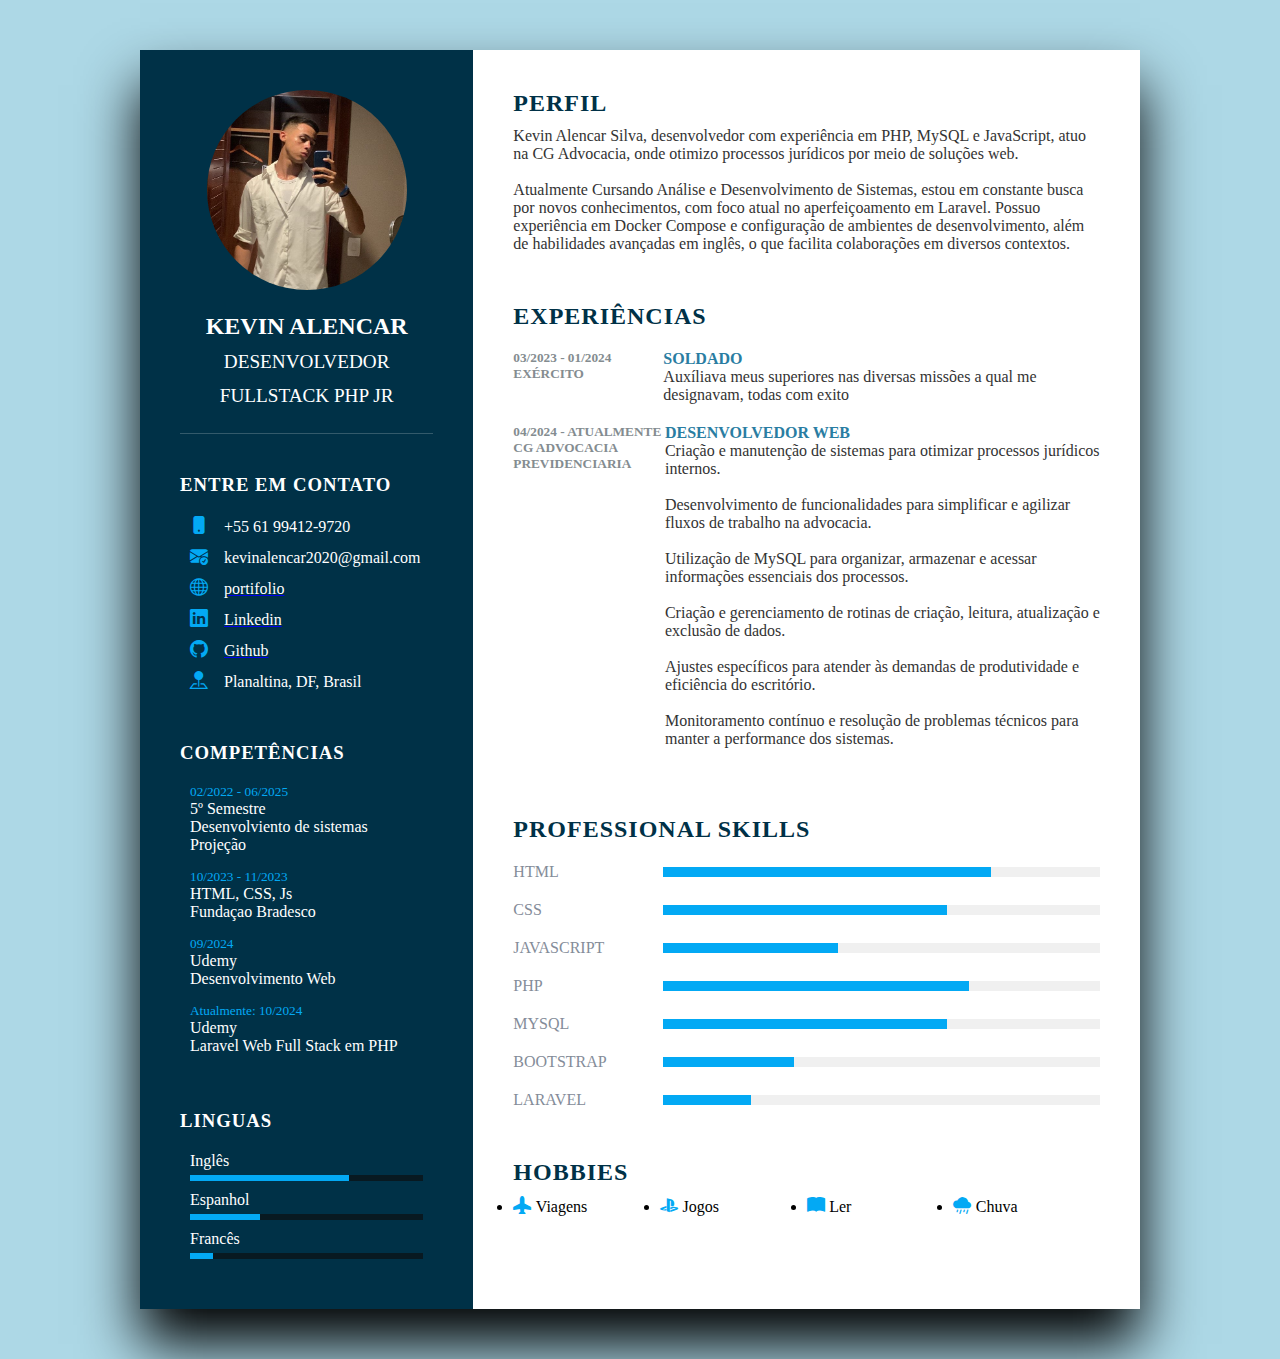
<file: curriculo.html>
<!DOCTYPE html>
<html lang="pt-br">
<head>
    <meta charset="UTF-8">
    
    <link rel="stylesheet" href="https://cdn.jsdelivr.net/npm/bootstrap-icons@1.9.1/font/bootstrap-icons.css">
    <meta http-equiv="X-UA-Compatible" content="IE=edge">
    <meta name="viewport" content="width=device-width, initial-scale=1.0">
    <title>Document</title>
    <link rel="stylesheet" href="curriculo.css">
</head>
<body>
    <div class="container">
        <div class="left-side">
          <div class="profiletext">
            <div class="imgbx">
                <img src="./img/perfil3.jpg" alt="" id="img">
            </div>
                <h2>KEVIN ALENCAR<br><span>Desenvolvedor FullStack PHP Jr</span><br></h2> 
            </div>

            <div class="contactinfo">
                <h3 class="title">Entre em contato</h3>
                <ul>
                    <li>
                        <span class="icon"><i class="bi bi-phone-fill"></i></span>
                        <span class="text">+55 61 99412-9720</span>
                    </li>
                </ul>
                <ul>
                    <li>
                        <span class="icon"><i class="bi bi-envelope-check-fill"></i> </span>
                        <span class="text">kevinalencar2020@gmail.com</span>
                    </li>
                </ul>
                <ul>
                    <li>
                        <span class="icon"><i class="bi bi-globe"></i></span>
                        <a href="https://kevin.tec.br/"> <span class="text">portifolio</span></a>
                      
                    </li>
                </ul>
                <ul>
                    <li>
                        <span class="icon"><i class="bi bi-linkedin"></i></span>
                        <a href="https://www.linkedin.com/in/alencarr-kevin/"> <span class="text">Linkedin</span></a>

                    </li>
                </ul>
                <ul>
                    <li>
                        <span class="icon"><i class="bi bi-github"></i></span>
                        <a href="https://github.com/alencarrkevin"> <span class="text">Github</span></a>

                    </li>
                </ul>
                <ul>
                    <li>
                        <span class="icon"><i class="bi bi-pin-map-fill"></i></span>
                        <span class="text">Planaltina, DF, Brasil</span>
                    </li>
                </ul>

                <div class="contactinfo education">
                    <h3 class="title">Competências</h3>
                    <ul>
                       <li>
                        <h5>02/2022 - 06/2025</h5>
                        <h4>5º Semestre</h4>
                        <h4>Desenvolviento de sistemas</h4>
                        <h4>Projeção</h4>
                       </li>
    
                       <li>
                        <h5>10/2023 - 11/2023</h5>
                        <h4>HTML, CSS, Js</h4>
                        <h4>Fundaçao Bradesco</h4>
                       </li>
    
                       <li>
                        <h5>09/2024</h5>
                        <h4>Udemy</h4>
                        <h4>Desenvolvimento Web</h4>
                       </li>
    
                       <li>
                        <h5>Atualmente: 10/2024</h5>
                        <h4>Udemy</h4>
                        <h4>Laravel Web Full Stack em PHP</h4>
                       </li>
                    </ul>
                </div>

                <div class="contactinfo language">
                    <h3 class="title">Linguas</h3>
                    <ul>
                       <li>
                        <span class="text">Inglês</span>
                        <div class="percent">
                            <div style="width: 68%;"></div>
                        </div>
                       </li>
                       <li>
                        <span class="text">Espanhol</span>
                        <div class="percent">
                            <div style="width: 30%;"></div>
                        </div>
                       </li>
                       <li>
                        <span class="text">Francês</span>
                        <div class="percent">
                            <div style="width: 10%;"></div>
                        </div>
                       </li>
                    </ul>
                </div>
            </div>
        </div>

        <div class="right-side">
            <div class="about">
                <h2 class="title2">perfil</h2>
                <p> Kevin Alencar Silva, desenvolvedor com experiência em PHP, MySQL e JavaScript, atuo na CG Advocacia, onde otimizo processos jurídicos por meio de soluções web.<br><br> Atualmente Cursando Análise e Desenvolvimento de Sistemas, estou em constante busca por novos conhecimentos, com foco atual no aperfeiçoamento em Laravel. Possuo experiência em Docker Compose e configuração de ambientes de desenvolvimento, além de habilidades avançadas em inglês, o que facilita colaborações em diversos contextos.</p>
            </div>
            <div class="about">
                <h2 class="title2">experiências</h2>
                <div class="box">
                    <div class="year_company">
                        <h5>03/2023 - 01/2024</h5>
                        <h5>Exército</h5>
                    </div>
                    <div class="text">
                        <h4>Soldado </h4>
                        <p>Auxíliava meus superiores nas diversas missões a qual me designavam, todas com exito</p>
                    </div>
                </div>
                <div class="box">
                    <div class="year_company">
                        <h5>04/2024 - Atualmente</h5>
                        <h5>CG ADVOCACIA PREVIDENCIARIA</h5>
                    </div>
                    <div class="text">
                        <h4>Desenvolvedor web </h4>
                        <p>Criação e manutenção de sistemas para otimizar processos jurídicos internos.</p><br>
                        <p>Desenvolvimento de funcionalidades para simplificar e agilizar fluxos de trabalho na advocacia.</p><br>
                        <p>Utilização de MySQL para organizar, armazenar e acessar informações essenciais dos processos.</p><br>
                        <p>Criação e gerenciamento de rotinas de criação, leitura, atualização e exclusão de dados.</p><br>
                        <p> Ajustes específicos para atender às demandas de produtividade e eficiência do escritório.</p><br>
                        <p> Monitoramento contínuo e resolução de problemas técnicos para manter a performance dos sistemas.</p><br>
                    </div>
                </div>
               <!-- <div class="box">
                    <div class="year_company">
                        <h5>2019 - 2020</h5>
                        <h5>Senai</h5>
                    </div>
                    <div class="text">
                        <h4>UX/DX designer</h4>
                        <p>Lorem ipsum dolor sit amet consectetur adipisicing elit. Corrupti possimus excepturi veritatis, at commodi illo dolorem magnam quia ipsum explicabo consequuntur numquam adipisci voluptatem expedita debitis culpa consectetur voluptas voluptate.</p>
                    </div>
                </div>-->
                <!--  <div class="box">
                    <div class="year_company">
                        <h5>2020 - 2021</h5>
                        <h5>B2B</h5>
                    </div>
                    <div class="text">
                       <h4>Jr UX designer</h4>
                        <p>Lorem ipsum dolor sit amet consectetur adipisicing elit. Corrupti possimus excepturi veritatis, at commodi illo dolorem magnam quia ipsum explicabo consequuntur numquam adipisci voluptatem expedita debitis culpa consectetur voluptas voluptate.</p>
                    </div>
                </div> --> 
            </div>

            <div class="about skills">
                <h2 class="title2">Professional Skills</h2>
                <div class="box">
                    <h4>HTML</h4>
                    <div class="percent">
                        <div style="width: 75%;"></div>
                    </div>
                </div>                
                <div class="box">
                    <h4>CSS</h4>
                    <div class="percent">
                        <div style="width: 65%;"></div>
                    </div>
                </div>                
                <div class="box">
                    <h4>Javascript</h4>
                    <div class="percent">
                        <div style="width: 40%;"></div>
                    </div>
                </div>                
                <div class="box">
                    <h4>PHP</h4>
                    <div class="percent">
                        <div style="width: 70%;"></div>
                    </div>
                </div>                
                <div class="box">
                    <h4>MYsql</h4>
                    <div class="percent">
                        <div style="width: 65%;"></div>
                    </div>
                </div>                
                <div class="box">
                    <h4>bootstrap</h4>
                    <div class="percent">
                        <div style="width: 30%;"></div>
                    </div>
                </div>                
                <div class="box">
                    <h4>Laravel</h4>
                    <div class="percent">
                        <div style="width: 20%;"></div>
                    </div>
                </div>                
            </div>

            <div class="about Interest">
                <h2 class="title2">Hobbies</h2>
                <ul>
                    <li><i class="bi bi-airplane-fill "> </i>Viagens</li>
                    <li><i class="bi bi-playstation "> </i>Jogos</li>
                    <li><i class="bi bi-book-fill "> </i>Ler</li>
                    <li><i class="bi bi-cloud-rain-fill "> </i>Chuva</li>
                </ul>
            </div>

        </div>
    </div>
</body>
</html>
</file>
<file: curriculo.css>
/* inicio */
  



*{
    margin: 0;
    padding: 0;
    box-sizing: border-box;
    font-family: 'Times New Roman', Times, serif;
}

body{
    background-color: lightblue;
    display: flex;
    justify-content: center;
    align-items: center;
    min-height: 100vh;
}

.container{ /*pai*/
    position: relative;
    width: 100%;
    max-width: 1000px;
    min-height: 1000px;
    margin: 50px;
    background-color: #fff;
    display: grid;
    grid-template-columns: 1fr 2fr;
    box-shadow: 0 35px 55px rgba(0, 0, 0 , 1);
}



.container .left-side{
    position: relative;
    background-color: #003147;
    padding: 40px;
}

.profiletext{
    position: relative;
    display: flex;
    flex-direction: column;
    align-items: center;padding-bottom: 20px;
    padding-bottom: 20px;
    border-bottom: 1px solid rgba(255, 255, 255, 0.2)
}

.profiletext .imgbx{
    position: relative;
    width: 200px;
    height: 200px;
    border-radius: 50%;
    overflow: hidden;
}

.profiletext .imgbx img{
    position: absolute;
    top: 0;
    left: 0;
    width: 100%;
    height: 100%;
    object-fit: cover;
}

.profiletext h2{
    color: #fff;
    font-size: 1.5em;
    margin-top: 20px;
    text-transform: uppercase;
    text-align: center;
    font-weight: 600;
    line-height: 1.4em;
}

.profiletext h2 span{
    font-size: 0.8em;
    font-weight: 300;

}

.contactinfo{
    padding-top: 40px;
}

.title{
    color: #fff;
    text-transform: uppercase;
    font-weight: 600;
    letter-spacing: 1px;
    margin-bottom: 20px;
}

.contactinfo ul{
    position: relative;
}

.contactinfo ul li{
    list-style: none;
    position: relative;
    margin: 10px;
    cursor: pointer;
}

.contactinfo ul li .icon{
    display: inline-block;
    width: 30px;
    font-size: 18px;
    color: #03a9f4;
}

.contactinfo ul li span{
    color: #fff;
    font-weight: 300;

}

.contactinfo .education li{
    margin-bottom: 15px;
}

.contactinfo .education h5 {
    color: #03a9f4;
    font-weight: 500;
}

.contactinfo .education h4:nth-child(2){
    color: #fff;
    font-weight: 500;

}

.contactinfo .education h4{
    color: #fff;
    font-weight: 300;
}

.contactinfo .language .percent{
    position: relative;
    width: 100%;
    height: 6px;
    background: #081921;
    display: block;
    margin-top: 5px;
}

.contactinfo .language .percent div{
    position: absolute;
    top: 0;
    left: 0;
    height: 100%;
    background: #03a9f4;
}

.container .right-side{
    position: relative;
    background-color: #fff;
    padding: 40px;
}

.about{
    margin-bottom: 50px;
}

.about:last-child{
    margin-bottom: 0px;
}

.title2{
    color: #003147;
    text-transform: uppercase;
    letter-spacing: 1px;
    margin-bottom: 10px;
}

p{
    color: #333;
}

.about .box{
    display: flex;
    flex-direction: row;
    margin: 20px 0;
}

.about .box .year_company{
    min-width: 150px;
}

.about .box .year_company h5{
    text-transform: uppercase;
    color: #848c90;
    font-family: 600;
}

.about .box .text h4{
    text-transform: uppercase;
    color: #2a7da2;
    font-size: 16px;
}

.skills .box{
    position: relative;
    width: 100%;
    display: grid;
    grid-template-columns: 150px 1fr;
    justify-content: center;
    align-items: center;
} 

.skills .box h4{
    text-transform: uppercase;
    color: #848c99;
    font-weight: 500;
}

.skills .box .percent{
    position: relative;
    width: 100%;
    height: 10px;
    background: #f0f0f0;
}

.skills .box .percent div{
    position: absolute;
    top: 0;
    left: 0;
    height: 100%;
    background: #03a9f4;
}

.Interest ul{
    display: grid;
    grid-template-columns: repeat(4,1fr);
}

Interest ul li{
    list-style: none;
    color: #333;
    font-weight: 500;
    margin: 10px o;
}

.Interest ul li .bi{
    color: #03a9f4;
    font-size: 18px;
    width: 20px;
}

@media (max-width: 1000px){
    .container{
        margin: 10px;
        grid-template-columns: repeat(1,1fr);
    }
    .Interest ul{
        grid-template-columns: repeat(2,1fr);
    }
}

@media (max-width: 600px){
    .about .box{
        flex-direction: column;
    }

    .about .box .year_company{
        min-width: 150px;
        margin-bottom: 5px;
    }

    .Interest ul{
        grid-template-columns: repeat(1,1fr);
    }

    .skills .box{
        grid-template-columns: repeat(1,1fr);
    }

}
</file>
